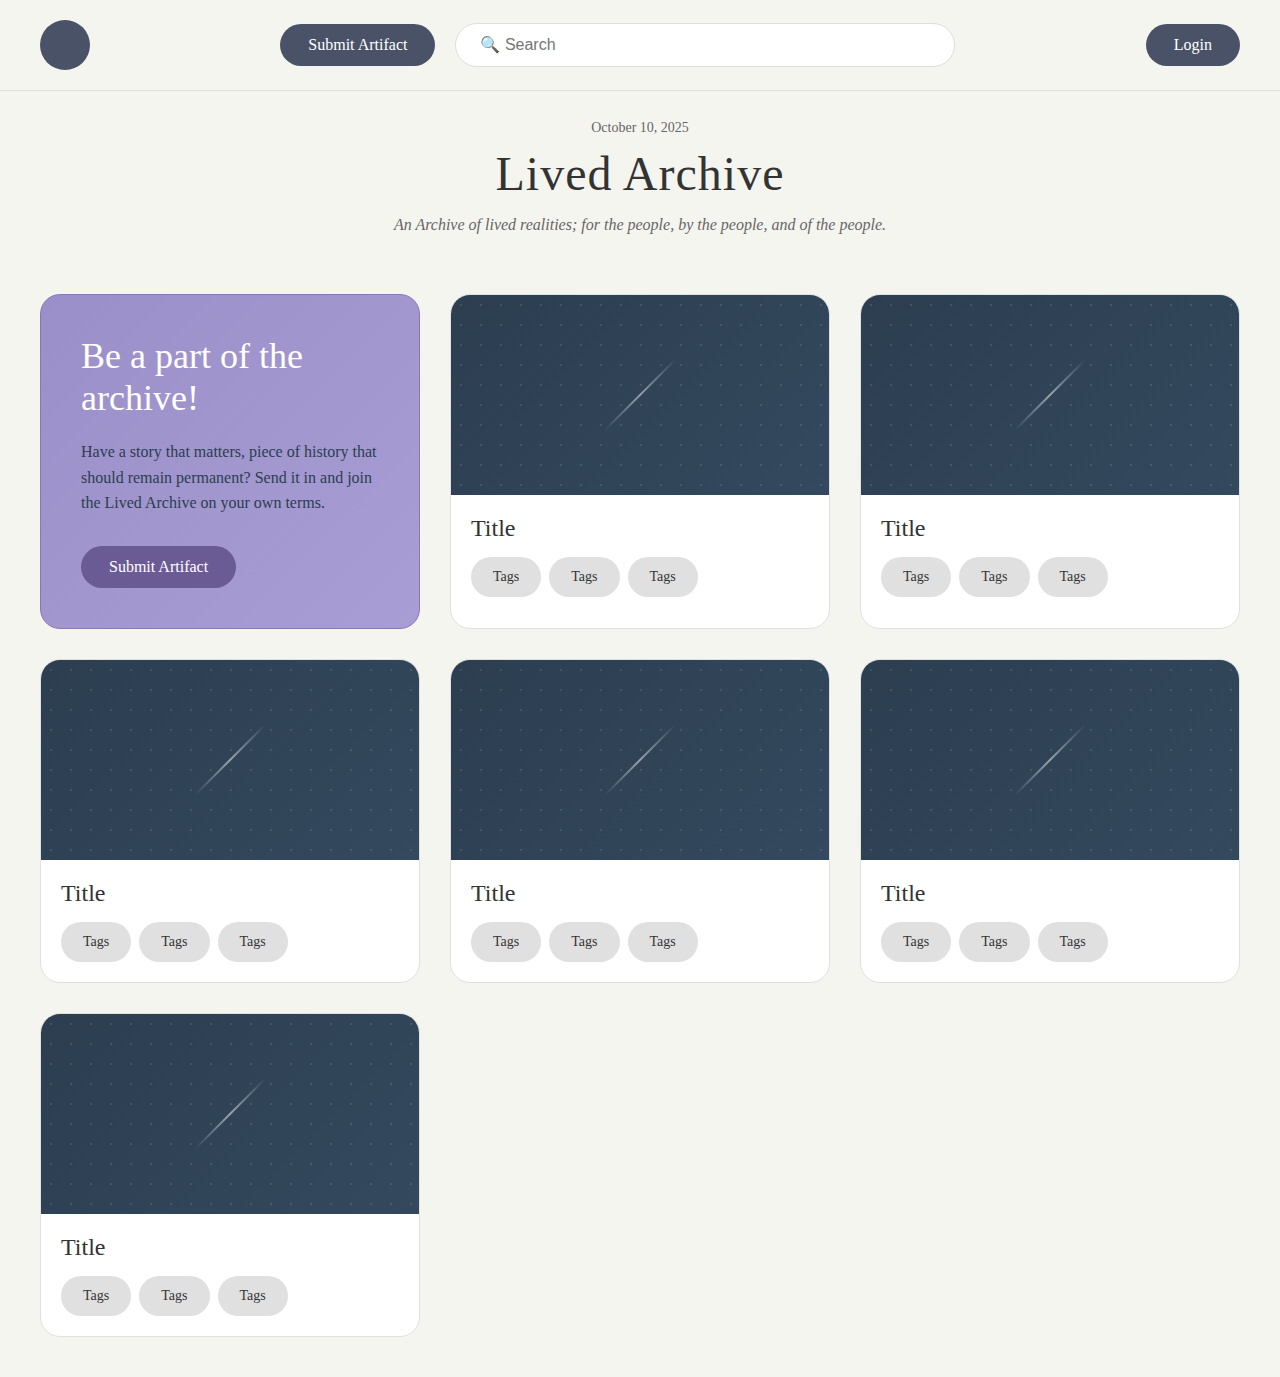
<file: archive.html>
<html lang="en">

<head>

<meta charset="UTF-8">

<meta name="viewport" content="width=device-width, initial-scale=1.0">

<title>Lived Archive</title>

<style>

* {

margin: 0;

padding: 0;

box-sizing: border-box;

}

  

body {

font-family: 'Georgia', serif;

background: #f5f5f0;

color: #333;

}

  

/* Header Styling */

.header {

position: fixed;

top: 0;

left: 0;

right: 0;

background: #f5f5f0;

padding: 20px 40px;

display: flex;

justify-content: space-between;

align-items: center;

z-index: 1000;

border-bottom: 1px solid #e0e0e0;

}

  

.logo {

width: 50px;

height: 50px;

background: #4a5268;

border-radius: 50%;

}

  

.header-center {

display: flex;

gap: 20px;

align-items: center;

}

  

.btn {

padding: 12px 28px;

background: #4a5268;

color: white;

border: none;

border-radius: 25px;

cursor: pointer;

font-size: 16px;

transition: background 0.3s;

font-family: 'Georgia', serif;

}

  

.btn:hover {

background: #5d6580;

}

  

.btn:disabled {

background: #ccc;

cursor: not-allowed;

}

  

.search-bar {

padding: 12px 24px;

width: 500px;

border: 1px solid #ddd;

border-radius: 25px;

font-size: 16px;

background: white;

}

  

/* Page Container */

.page {

display: none;

padding: 120px 40px 40px 40px;

min-height: 100vh;

}

  

.page.active {

display: block;

}

  

/* Home Page (Archive) Styling */

.home-header {

text-align: center;

margin-bottom: 60px;

}

  

.date-text {

font-size: 14px;

color: #666;

margin-bottom: 10px;

}

  

.home-header h1 {

font-size: 48px;

font-weight: normal;

margin-bottom: 15px;

letter-spacing: 1px;

}

  

.home-header p {

font-size: 16px;

color: #666;

font-style: italic;

}

  

.artifacts-grid {

display: grid;

grid-template-columns: repeat(3, 1fr);

gap: 30px;

max-width: 1400px;

margin: 0 auto;

}

  

.artifact-card {

background: white;

border-radius: 20px;

overflow: hidden;

cursor: pointer;

transition: transform 0.3s, box-shadow 0.3s;

border: 1px solid #e0e0e0;

}

  

.artifact-card:hover {

transform: translateY(-5px);

box-shadow: 0 10px 30px rgba(0,0,0,0.1);

}

  

.artifact-card-image {

width: 100%;

height: 200px;

background: linear-gradient(135deg, #2c3e50 0%, #34495e 100%);

position: relative;

overflow: hidden;

}

  

.artifact-card-image img {

width: 100%;

height: 100%;

object-fit: cover;

}

  

.artifact-card-image::before {

content: '';

position: absolute;

width: 200%;

height: 200%;

background: radial-gradient(circle, rgba(255,255,255,0.1) 1px, transparent 1px);

background-size: 20px 20px;

animation: stars 20s linear infinite;

z-index: 0;

}

  

.artifact-card-image::after {

content: '';

position: absolute;

top: 50%;

left: 50%;

width: 2px;

height: 100px;

background: linear-gradient(to bottom, transparent, rgba(255,255,255,0.5), transparent);

transform: translate(-50%, -50%) rotate(45deg);

z-index: 0;

}

  

@keyframes stars {

from { transform: translate(0, 0); }

to { transform: translate(-50px, -50px); }

}

  

.artifact-card-content {

padding: 20px;

}

  

.artifact-card-content h3 {

font-size: 24px;

margin-bottom: 15px;

font-weight: normal;

}

  

.artifact-tags {

display: flex;

gap: 8px;

flex-wrap: wrap;

}

  

/* CTA Card */

.cta-card {

background: linear-gradient(135deg, #9b8fc9 0%, #a89dd4 100%);

border-radius: 20px;

padding: 40px;

display: flex;

flex-direction: column;

justify-content: space-between;

color: white;

border: 1px solid #8977b8;

}

  

.cta-card h2 {

font-size: 36px;

margin-bottom: 20px;

font-weight: normal;

}

  

.cta-card p {

font-size: 16px;

line-height: 1.6;

margin-bottom: 30px;

color: #2c3e50;

}

  

.cta-card .btn {

background: #6b5b95;

align-self: flex-start;

}

  

.cta-card .btn:hover {

background: #5a4a7f;

}

  

/* Submit Page Styling */

.submit-header {

text-align: center;

margin-bottom: 60px;

}

  

.submit-header h1 {

font-size: 48px;

font-weight: normal;

margin-bottom: 15px;

}

  

.submit-header p {

font-size: 16px;

color: #666;

font-style: italic;

}

  

.upload-section {

max-width: 1200px;

margin: 0 auto;

}

  

.upload-grid {

display: grid;

grid-template-columns: 1fr 1fr;

gap: 30px;

margin-bottom: 30px;

}

  

.upload-box {

background: white;

border: 2px dashed #ccc;

border-radius: 20px;

padding: 60px 40px;

text-align: center;

cursor: pointer;

transition: all 0.3s;

position: relative;

}

  

.upload-box:hover {

border-color: #4a5268;

background: #fafafa;

}

  

.upload-box h3 {

font-size: 24px;

margin-bottom: 20px;

font-weight: normal;

}

  

.upload-box p {

color: #999;

font-size: 16px;

}

  

.upload-box input[type="file"] {

display: none;

}

  

.upload-box.full-width {

grid-column: 1 / -1;

}

  

.text-upload {

padding: 20px;

min-height: 200px;

width: 100%;

border: 2px dashed #ccc;

border-radius: 20px;

font-size: 16px;

font-family: 'Georgia', serif;

resize: vertical;

}

  

.text-upload:focus {

outline: none;

border-color: #4a5268;

}

  

.generate-section {

text-align: center;

margin-top: 40px;

}

  

#loadingMsg, #errorMsg {

display: none;

margin-top: 20px;

padding: 15px;

border-radius: 10px;

}

  

#loadingMsg {

background: #e3f2fd;

color: #1976d2;

}

  

#errorMsg {

background: #ffebee;

color: #c62828;

}

  

/* File Preview */

.file-preview {

display: none;

margin-top: 20px;

padding: 20px;

background: #f9f9f9;

border-radius: 10px;

}

  

.file-preview.active {

display: block;

}

  

.file-name {

display: flex;

align-items: center;

gap: 10px;

margin-bottom: 10px;

font-size: 14px;

}

  

.file-icon {

width: 24px;

height: 24px;

fill: #4a5268;

}

  

.file-preview img {

max-width: 100%;

border-radius: 10px;

margin-top: 10px;

}

  

/* Tags Section */

.results-section {

display: none;

max-width: 1200px;

margin: 40px auto;

}

  

.results-section.active {

display: block;

}

  

.tag-category {

margin-bottom: 30px;

}

  

.tag-category h3 {

font-size: 20px;

margin-bottom: 15px;

font-weight: normal;

}

  

.tags-container {

display: flex;

flex-wrap: wrap;

gap: 10px;

}

  

.tag {

padding: 10px 20px;

background: #e0e0e0;

color: #333;

border-radius: 20px;

font-size: 14px;

cursor: pointer;

transition: all 0.3s;

border: 2px solid transparent;

}

  

.tag:hover {

background: #d0d0d0;

}

  

.tag.selected {

background: #4a5268;

color: white;

border-color: #4a5268;

}

  

.tag.ai-suggested {

background: #fff3e0;

border-color: #ff9800;

}

  

.tag.ai-suggested.selected {

background: #ff9800;

color: white;

}

  

.custom-tag-input {

display: flex;

gap: 10px;

margin-top: 15px;

}

  

.custom-tag-input input {

flex: 1;

padding: 10px 15px;

border: 1px solid #ddd;

border-radius: 20px;

font-size: 14px;

}

  

.custom-tag-input button {

padding: 10px 20px;

background: #4a5268;

color: white;

border: none;

border-radius: 20px;

cursor: pointer;

}

  

/* Selected Summary */

.selected-summary {

display: none;

background: white;

padding: 20px;

border-radius: 15px;

margin: 30px auto;

max-width: 1200px;

box-shadow: 0 2px 10px rgba(0,0,0,0.1);

}

  

.selected-summary.active {

display: block;

}

  

/* Description Section */

.description-section {

display: none;

max-width: 1200px;

margin: 30px auto;

}

  

.description-section.active {

display: block;

}

  

.description-section h3 {

font-size: 24px;

margin-bottom: 15px;

font-weight: normal;

}

  

.description-section textarea {

width: 100%;

min-height: 150px;

padding: 20px;

border: 2px solid #ddd;

border-radius: 15px;

font-size: 16px;

font-family: 'Georgia', serif;

resize: vertical;

}

  

/* Submit Section */

.submit-section {

display: none;

text-align: center;

margin: 30px auto;

max-width: 1200px;

}

  

.submit-section.active {

display: block;

}

  

/* Review Queue Styling */

.review-header {

text-align: center;

margin-bottom: 60px;

}

  

.review-header h1 {

font-size: 48px;

font-weight: normal;

}

  

.review-content {

max-width: 1200px;

margin: 0 auto;

}

  

.artifact-viewer {

background: white;

border-radius: 20px;

padding: 40px;

margin-bottom: 30px;

}

  

.artifact-section {

margin-bottom: 30px;

}

  

.artifact-section h3 {

font-size: 20px;

margin-bottom: 15px;

font-weight: normal;

}

  

.artifact-image {

width: 100%;

max-height: 500px;

object-fit: contain;

border-radius: 15px;

}

  

.artifact-pdf {

width: 100%;

height: 600px;

border: none;

border-radius: 15px;

}

  

.artifact-audio {

width: 100%;

}

  

.artifact-text {

padding: 20px;

background: #f9f9f9;

border-radius: 10px;

line-height: 1.8;

}

  

.artifact-tags-display {

display: flex;

flex-wrap: wrap;

gap: 10px;

}

  

.tag.readonly {

cursor: default;

}

  

.review-actions {

display: flex;

justify-content: center;

gap: 20px;

margin-top: 30px;

}

  

.accept-btn {

padding: 15px 40px;

background: #ffa726;

color: white;

border: none;

border-radius: 25px;

cursor: pointer;

font-size: 18px;

transition: background 0.3s;

}

  

.accept-btn:hover {

background: #fb8c00;

}

  

.reject-btn {

padding: 15px 40px;

background: #999;

color: white;

border: none;

border-radius: 25px;

cursor: not-allowed;

font-size: 18px;

}

  

.no-artifacts {

text-align: center;

padding: 60px;

color: #999;

}

  

.no-artifacts svg {

width: 80px;

height: 80px;

margin-bottom: 20px;

fill: #ddd;

}

  

.no-artifacts h3 {

font-size: 24px;

margin-bottom: 10px;

font-weight: normal;

}

  

/* Modal */

.modal {

display: none;

position: fixed;

top: 0;

left: 0;

right: 0;

bottom: 0;

background: rgba(0,0,0,0.7);

z-index: 2000;

padding: 40px;

overflow-y: auto;

}

  

.modal.active {

display: flex;

align-items: center;

justify-content: center;

}

  

.modal-content {

background: white;

border-radius: 20px;

max-width: 1000px;

width: 100%;

max-height: 90vh;

overflow-y: auto;

position: relative;

}

  

.modal-header {

position: sticky;

top: 0;

background: white;

padding: 20px 40px;

border-bottom: 1px solid #e0e0e0;

display: flex;

justify-content: space-between;

align-items: center;

border-radius: 20px 20px 0 0;

z-index: 10;

}

  

.close-modal {

width: 40px;

height: 40px;

border-radius: 50%;

background: #f0f0f0;

border: none;

font-size: 24px;

cursor: pointer;

display: flex;

align-items: center;

justify-content: center;

}

  

.close-modal:hover {

background: #e0e0e0;

}

  

.modal-body {

padding: 40px;

}

  

.help-icon {

width: 40px;

height: 40px;

background: #4a5268;

color: white;

border-radius: 50%;

display: flex;

align-items: center;

justify-content: center;

font-size: 24px;

cursor: pointer;

transition: background 0.3s;

}

  

.help-icon:hover {

background: #5d6580;

}

  

@media (max-width: 1024px) {

.artifacts-grid {

grid-template-columns: repeat(2, 1fr);

}

  

.upload-grid {

grid-template-columns: 1fr;

}

}

  

@media (max-width: 768px) {

.artifacts-grid {

grid-template-columns: 1fr;

}

  

.header {

flex-direction: column;

gap: 15px;

padding: 15px;

}

  

.search-bar {

width: 100%;

}

}

</style>

</head>

<body>

<!-- Header -->

<div class="header">

<div class="logo"></div>

<div class="header-center">

<button class="btn" onclick="switchPage('submit')">Submit Artifact</button>

<input type="text" class="search-bar" placeholder="🔍 Search">

</div>

<button class="btn" onclick="switchPage('review')">Login</button>

</div>

  

<!-- Home Page (Archive) -->

<div id="homePage" class="page active">

<div class="home-header">

<div class="date-text">October 10, 2025</div>

<h1>Lived Archive</h1>

<p>An Archive of lived realities; for the people, by the people, and of the people.</p>

</div>

  

<div class="artifacts-grid" id="homeArtifactsGrid">

<!-- Artifacts will be loaded here -->

</div>

</div>

  

<!-- Submit Page -->

<div id="submitPage" class="page">

<div class="submit-header">

<button class="btn" onclick="switchPage('home')" style="position: absolute; left: 40px;">Home</button>

<div class="date-text">October 10, 2025</div>

<h1>Be a part of the Lived Archive</h1>

<p>An Archive of lived realities; for the people, by the people, and of the people.</p>

</div>

  

<div class="upload-section">

<div class="upload-grid">

<div class="upload-box" onclick="document.getElementById('fileInput').click()">

<h3>Upload image or PDF</h3>

<p>Click to select an image or PDF file</p>

<input type="file" id="fileInput" accept="image/*,application/pdf">

</div>

<div class="upload-box" onclick="document.getElementById('audioInput').click()">

<h3>Upload Audio</h3>

<p>Click to select an audio file</p>

<input type="file" id="audioInput" accept="audio/*">

</div>

</div>

  

<div class="upload-box full-width">

<h3>Upload Text</h3>

<textarea id="textInput" class="text-upload" placeholder="Paste text for your artifact or text that accompanies the image/pdf/audio file you input"></textarea>

</div>

  

<div id="filePreview" class="file-preview"></div>

  

<div class="generate-section">

<button class="btn" id="generateBtn" onclick="generateTags()">Generate Tags</button>

<div id="loadingMsg">Generating tags...</div>

<div id="errorMsg"></div>

</div>

</div>

  

<!-- Results Section (Tags) -->

<div id="resultsSection" class="results-section">

<div class="tag-category">

<h3>Content Tags</h3>

<div id="contentTags" class="tags-container"></div>

<div class="custom-tag-input">

<input type="text" id="customcontentTag" placeholder="Add custom tag">

<button onclick="addCustomTag('content')">Add</button>

</div>

</div>

  

<div class="tag-category">

<h3>Form Tags</h3>

<div id="formTags" class="tags-container"></div>

<div class="custom-tag-input">

<input type="text" id="customformTag" placeholder="Add custom tag">

<button onclick="addCustomTag('form')">Add</button>

</div>

</div>

  

<div class="tag-category">

<h3>Use Tags</h3>

<div id="useTags" class="tags-container"></div>

<div class="custom-tag-input">

<input type="text" id="customuseTag" placeholder="Add custom tag">

<button onclick="addCustomTag('use')">Add</button>

</div>

</div>

  

<div class="tag-category">

<h3>Context Tags</h3>

<div id="contextTags" class="tags-container"></div>

<div class="custom-tag-input">

<input type="text" id="customcontextTag" placeholder="Add custom tag">

<button onclick="addCustomTag('context')">Add</button>

</div>

</div>

</div>

  

<!-- Selected Summary -->

<div id="selectedSummary" class="selected-summary">

<h3>Selected Tags: <span id="selectedCount">0</span></h3>

</div>

  

<!-- Description Section -->

<!-- Description Section -->
<div id="descriptionSection" class="description-section">
  <h3>Artifact Details</h3>
  <div style="display: grid; gap: 20px;">
    <div>
      <label style="display: block; margin-bottom: 8px; font-weight: bold;">Title *</label>
      <input type="text" id="artifactTitle" style="width: 100%; padding: 12px; border: 2px solid #ddd; border-radius: 10px; font-size: 16px; font-family: 'Georgia', serif;">
    </div>
    <div>
      <label style="display: block; margin-bottom: 8px; font-weight: bold;">Date Created *</label>
      <input type="date" id="artifactDate" style="width: 100%; padding: 12px; border: 2px solid #ddd; border-radius: 10px; font-size: 16px; font-family: 'Georgia', serif;">
    </div>
    <div>
      <label style="display: block; margin-bottom: 8px; font-weight: bold;">Created By *</label>
      <input type="text" id="artifactCreator" style="width: 100%; padding: 12px; border: 2px solid #ddd; border-radius: 10px; font-size: 16px; font-family: 'Georgia', serif;">
    </div>
    <div>
      <label style="display: block; margin-bottom: 8px; font-weight: bold;">Why It Was Created *</label>
      <textarea id="artifactPurpose" style="width: 100%; min-height: 100px; padding: 12px; border: 2px solid #ddd; border-radius: 10px; font-size: 16px; font-family: 'Georgia', serif; resize: vertical;"></textarea>
    </div>
    <div>
      <label style="display: block; margin-bottom: 8px; font-weight: bold;">General Description *</label>
      <textarea id="artifactDescription" style="width: 100%; min-height: 120px; padding: 12px; border: 2px solid #ddd; border-radius: 10px; font-size: 16px; font-family: 'Georgia', serif; resize: vertical;"></textarea>
    </div>
    <div>
      <label style="display: block; margin-bottom: 8px; font-weight: bold;">URL (Optional)</label>
      <input type="url" id="artifactURL" placeholder="https://example.com" style="width: 100%; padding: 12px; border: 2px solid #ddd; border-radius: 10px; font-size: 16px; font-family: 'Georgia', serif;">
    </div>
  </div>
</div>

  

<!-- Submit Section -->

<div id="submitSection" class="submit-section">

<button class="btn" onclick="submitArtifact()">Submit Artifact</button>

</div>

</div>

  

<!-- Review Page -->

<div id="reviewPage" class="page">

<button class="btn" onclick="switchPage('home')" style="position: absolute; left: 40px; top: 100px;">Home</button>

<div class="review-header">

<h1>Review Queue</h1>

</div>

<div class="review-content" id="reviewContent">

<!-- Review content will be loaded here -->

</div>

</div>

  

<!-- Modal for Artifact Details -->

<div id="artifactModal" class="modal">

<div class="modal-content">

<div class="modal-header">

<h2>Artifact Details</h2>

<button class="close-modal" onclick="closeModal()">×</button>

</div>

<div class="modal-body" id="modalBody"></div>

</div>

</div>

  

<script>

let selectedAudioFile = null;

let selectedVisualFile = null;

let selectedTags = new Set();

let pendingArtifacts = [];

let acceptedArtifacts = [];

let currentArtifactData = null;

  

const tagCategories = {

content: [

'Social Justice', 'Caste & Marginalization', 'Labor & Workers\' Rights',

'Gender & Sexuality', 'Education & Literacy', 'Health & Wellbeing',

'Religion & Spirituality', 'Politics & Policy', 'Grievances', 'Environment & Sustainability',

'Migration & Displacement', 'Urban Life & Infrastructure', 'Community Organizing',

'Oral Histories / Personal Narratives', 'Resistance & Protest', 'Culture & Heritage',

'Theatre & Performance', 'Music & Folk Traditions', 'Language & Linguistics',

'Media & Representation'

],

form: [

'Text (Article, Essay, Letter)', 'Print Publication (Magazine, Pamphlet, Zine)',

'Social Media Post (Instagram, WhatsApp, Twitter, etc.)', 'Photograph / Still Image',

'Audio Recording (Oral History, Podcast, Song)', 'Video (Interview, Performance, Documentary, Short Film)',

'Theatre Script / Performance', 'Artwork / Illustration', 'PDF Document',

'Physical Artifact (Poster, Object, Sculpture, Clothing, Tool)', 'Mixed Media / Collage'

],

use: [

'Awareness / Advocacy', 'Political Campaigning', 'Educational Resource',

'Community Mobilization', 'Memory & Commemoration', 'Cultural Expression',

'Protest Documentation', 'Alternative News / Reporting', 'Knowledge Sharing',

'Archival / Documentation', 'Collective Organizing Tool', 'Storytelling / Oral Tradition',

'Artistic Practice'

],

context: [

'Local Community Distribution', 'Grassroots Collective', 'Activist Circles',

'Student Circles', 'Digital Communities', 'Diaspora Networks',

'Informal Circulation (Word of Mouth, Handwritten Notes)', 'Independent Publication',

'Institutional Archive', 'Online Repository'

]

};

  

document.getElementById('fileInput').addEventListener('change', handleVisualFileSelect);

document.getElementById('audioInput').addEventListener('change', handleAudioSelect);

document.getElementById('textInput').addEventListener('input', handleTextInput);

document.getElementById('artifactTitle').addEventListener('input', checkSubmitReady);

document.getElementById('artifactDate').addEventListener('input', checkSubmitReady);

document.getElementById('artifactCreator').addEventListener('input', checkSubmitReady);

document.getElementById('artifactPurpose').addEventListener('input', checkSubmitReady);

document.getElementById('artifactDescription').addEventListener('input', checkSubmitReady);

  

function handleVisualFileSelect(e) {

selectedVisualFile = e.target.files[0];

if (selectedVisualFile) {

document.getElementById('audioInput').value = '';

document.getElementById('audioInput').disabled = true;

displayFilePreview();

} else {

selectedVisualFile = null;

if (!document.getElementById('textInput').value.trim()) {

resetInputs();

}

}

}

  

function handleAudioSelect(e) {

selectedAudioFile = e.target.files[0];

if (selectedAudioFile) {

document.getElementById('textInput').value = '';

document.getElementById('textInput').disabled = true;

document.getElementById('fileInput').value = '';

document.getElementById('fileInput').disabled = true;

selectedVisualFile = null;

displayFilePreview();

} else {

selectedAudioFile = null;

resetInputs();

}

}

  

function handleTextInput(e) {

if (e.target.value.trim().length > 0) {

document.getElementById('audioInput').value = '';

document.getElementById('audioInput').disabled = true;

selectedAudioFile = null;

displayFilePreview();

} else {

if (!selectedVisualFile) {

resetInputs();

}

}

}

  

function resetInputs() {

document.getElementById('fileInput').disabled = false;

document.getElementById('audioInput').disabled = false;

document.getElementById('textInput').disabled = false;

document.getElementById('filePreview').classList.remove('active');

}

  

function displayFilePreview() {

const preview = document.getElementById('filePreview');

preview.innerHTML = '';

if (selectedAudioFile || selectedVisualFile) {

preview.classList.add('active');

if (selectedAudioFile && selectedAudioFile.type.startsWith('audio/')) {

const fileName = document.createElement('div');

fileName.className = 'file-name';

fileName.innerHTML = `<svg class="file-icon" viewBox="0 0 24 24"><path d="M12 3v9.28c-.47-.17-.97-.28-1.5-.28C8.01 12 6 14.01 6 16.5S8.01 21 10.5 21c2.31 0 4.2-1.75 4.45-4H15V6h4V3h-7z"/></svg>${selectedAudioFile.name}`;

preview.appendChild(fileName);

}

if (selectedVisualFile) {

const fileName = document.createElement('div');

fileName.className = 'file-name';

let iconPath = '';

if (selectedVisualFile.type.startsWith('image/')) {

iconPath = `<svg class="file-icon" viewBox="0 0 24 24"><path d="M21 19V5c0-1.1-.9-2-2-2H5c-1.1 0-2 .9-2 2v14c0 1.1.9 2 2 2h14c1.1 0 2-.9 2-2zM8.5 13.5l2.5 3.01L14.5 12l4.5 6H5l3.5-4.5z"/></svg>`;

} else if (selectedVisualFile.type === 'application/pdf') {

iconPath = `<svg class="file-icon" viewBox="0 0 24 24"><path d="M19 3h-4.18C14.4 2.18 13.29 1.5 12 1.5S9.6 2.18 9.18 3H5c-1.11 0-2 .9-2 2v14c0 1.1.89 2 2 2h14c1.11 0 2-.9 2-2V5c0-1.1-.89-2-2-2zm-7 0c.55 0 1 .45 1 1s-.45 1-1 1-1-.45-1-1 .45-1 1-1zm2 14H8V9h6v8zm-2-6h-2V7h2v4z"/></svg>`;

}

fileName.innerHTML = `${iconPath}${selectedVisualFile.name}`;

preview.appendChild(fileName);

if (selectedVisualFile.type.startsWith('image/')) {

const reader = new FileReader();

reader.onload = function(e) {

const img = document.createElement('img');

img.src = e.target.result;

preview.appendChild(img);

};

reader.readAsDataURL(selectedVisualFile);

} else if (selectedVisualFile.type === 'application/pdf') {

const pdfEmbed = document.createElement('iframe');

pdfEmbed.src = URL.createObjectURL(selectedVisualFile);

pdfEmbed.className = 'artifact-pdf';

pdfEmbed.title = 'PDF Preview';

preview.appendChild(pdfEmbed);

}

}

} else {

preview.classList.remove('active');

}

}

  

async function fileToBase64(file) {

return new Promise((resolve, reject) => {

const reader = new FileReader();

reader.onload = () => {

const base64 = reader.result.split(',')[1];

resolve(base64);

};

reader.onerror = reject;

reader.readAsDataURL(file);

});

}

  

function displayTags(aiSuggestedTags) {

const resultsSection = document.getElementById('resultsSection');

Object.entries(tagCategories).forEach(([category, tags]) => {

const container = document.getElementById(`${category}Tags`);

container.innerHTML = '';

tags.forEach(tag => {

const tagEl = createTagElement(tag, false);

container.appendChild(tagEl);

});

});

  

if (aiSuggestedTags && aiSuggestedTags.length > 0) {

aiSuggestedTags.forEach(tag => {

const category = determineCategory(tag);

const container = document.getElementById(`${category}Tags`);

const exists = Array.from(container.children).some(child =>

child.textContent.replace('✨', '').trim().toLowerCase() === tag.toLowerCase()

);

if (!exists) {

const tagEl = createTagElement(tag, true);

container.appendChild(tagEl);

}

});

}

resultsSection.classList.add('active');

}

  

function createTagElement(tagText, isAiSuggested) {

const tagEl = document.createElement('span');

tagEl.className = 'tag';

if (isAiSuggested) {

tagEl.classList.add('ai-suggested');

}

tagEl.textContent = tagText;

tagEl.onclick = () => toggleTag(tagEl, tagText);

return tagEl;

}

  

function toggleTag(element, tagText) {
  element.classList.toggle('selected');
  if (element.classList.contains('selected')) {
    selectedTags.add(tagText);
  } else {
    selectedTags.delete(tagText);
  }
  updateSelectedSummary();
  checkSubmitReady(); // Add this line to check if submit button should appear
}

  

function updateSelectedSummary() {

const summary = document.getElementById('selectedSummary');

const count = document.getElementById('selectedCount');

const descSection = document.getElementById('descriptionSection');

count.textContent = selectedTags.size;

if (selectedTags.size > 0) {

summary.classList.add('active');

descSection.classList.add('active');

} else {

summary.classList.remove('active');

descSection.classList.remove('active');

document.getElementById('submitSection').classList.remove('active');

}

}

  

function checkSubmitReady() {
  const title = document.getElementById('artifactTitle').value.trim();
  const date = document.getElementById('artifactDate').value.trim();
  const creator = document.getElementById('artifactCreator').value.trim();
  const purpose = document.getElementById('artifactPurpose').value.trim();
  const description = document.getElementById('artifactDescription').value.trim();
  const submitSection = document.getElementById('submitSection');
  
  if (selectedTags.size > 0 && title && date && creator && purpose && description) {
    submitSection.classList.add('active');
  } else {
    submitSection.classList.remove('active');
  }
}


  

function determineCategory(tag) {

const tagLower = tag.toLowerCase();

if (tagLower.includes('audio') || tagLower.includes('image') || tagLower.includes('text') ||

tagLower.includes('video') || tagLower.includes('media') || tagLower.includes('document') || tagLower.includes('pdf')) {

return 'form';

} else if (tagLower.includes('advocacy') || tagLower.includes('education') ||

tagLower.includes('protest') || tagLower.includes('mobiliz')) {

return 'use';

} else if (tagLower.includes('community') || tagLower.includes('local') ||

tagLower.includes('digital') || tagLower.includes('circul')) {

return 'context';

} else {

return 'content';

}

}

  

window.addCustomTag = function(category) {
  const inputId = `custom${category.charAt(0).toUpperCase() + category.slice(1)}Tag`;
  const input = document.getElementById(inputId);
  const tagText = input.value.trim();
  if (tagText) {
    const container = document.getElementById(`${category}Tags`);
    const exists = Array.from(container.children).some(child =>
      child.textContent.replace('✨', '').trim().toLowerCase() === tagText.toLowerCase()
    );
    if (!exists) {
      const tagEl = createTagElement(tagText, false);
      tagEl.style.borderColor = '#ff9800';
      container.appendChild(tagEl);
      input.value = '';
      // Auto-select the newly added custom tag
      tagEl.classList.add('selected');
      selectedTags.add(tagText);
      updateSelectedSummary();
      checkSubmitReady();
    } else {
      alert('This tag already exists in this category!');
    }
  }
};

  

document.querySelectorAll('.custom-tag-input input').forEach(input => {

input.addEventListener('keypress', function(e) {

if (e.key === 'Enter') {

const category = this.id.replace('custom', '').replace('Tag', '').toLowerCase();

addCustomTag(category);

}

});

});

  

window.generateTags = async function() {

const textInput = document.getElementById('textInput').value.trim();

const loadingMsg = document.getElementById('loadingMsg');

const errorMsg = document.getElementById('errorMsg');

const generateBtn = document.getElementById('generateBtn');

const apiKey = 'AIzaSyDBFw_WgGbngy_Pw5lC2xhOpy7A2veCSqk';

  

errorMsg.style.display = 'none';

selectedTags.clear();

document.getElementById('resultsSection').classList.remove('active');

document.getElementById('selectedSummary').classList.remove('active');

document.getElementById('descriptionSection').classList.remove('active');

document.getElementById('submitSection').classList.remove('active');

  

if (!selectedAudioFile && !selectedVisualFile && !textInput) {

errorMsg.textContent = 'Please upload a file or enter a description.';

errorMsg.style.display = 'block';

return;

}

  

loadingMsg.style.display = 'block';

generateBtn.disabled = true;

  

try {

const parts = [];

let prompt = `Analyze the provided content and suggest relevant tags. Consider themes, purpose, and context. Return 5-10 specific, relevant tags as a comma-separated list. Focus on: social justice themes, media format, intended use, and circulation context.`;

  

if (selectedAudioFile && selectedAudioFile.type.startsWith('audio/')) {

const base64Data = await fileToBase64(selectedAudioFile);

parts.push({

inlineData: {

mimeType: selectedAudioFile.type,

data: base64Data

}

});

parts.push({ text: `Analyze this audio file and ${prompt}` });

} else {

if (selectedVisualFile) {

const base64Data = await fileToBase64(selectedVisualFile);

parts.push({

inlineData: {

mimeType: selectedVisualFile.type,

data: base64Data

}

});

}

if (textInput && selectedVisualFile) {

parts.push({ text: `${prompt}\n\nAnalyze both the provided visual (image/pdf) and this text content together: ${textInput}` });

} else if (textInput) {

parts.push({ text: `${prompt}\n\nContent: ${textInput}` });

} else if (selectedVisualFile) {

parts.push({ text: `Analyze the provided visual content (image/pdf) and ${prompt}` });

}

}

  

const response = await fetch(`https://generativelanguage.googleapis.com/v1beta/models/gemini-2.0-flash-exp:generateContent?key=${apiKey}`, {

method: 'POST',

headers: {

'Content-Type': 'application/json',

},

body: JSON.stringify({

contents: [{

parts: parts

}]

})

});

  

if (!response.ok) {

const errorResponse = await response.json();

throw new Error(`API request failed: ${response.statusText} - ${JSON.stringify(errorResponse)}`);

}

  

const data = await response.json();

const generatedText = data.candidates?.[0]?.content?.parts?.[0]?.text || '';

const tags = generatedText

.split(/,|\n/)

.map(tag => tag.trim())

.filter(tag => tag.length > 0 && tag.length < 50);

displayTags(tags);

} catch (error) {

errorMsg.textContent = `Error: ${error.message}`;

errorMsg.style.display = 'block';

} finally {

loadingMsg.style.display = 'none';

generateBtn.disabled = false;

}

};

  

window.submitArtifact = function() {
  const title = document.getElementById('artifactTitle').value.trim();
  const date = document.getElementById('artifactDate').value.trim();
  const creator = document.getElementById('artifactCreator').value.trim();
  const purpose = document.getElementById('artifactPurpose').value.trim();
  const description = document.getElementById('artifactDescription').value.trim();
  const url = document.getElementById('artifactURL').value.trim();
  const tagsArray = Array.from(selectedTags);
  const textContent = document.getElementById('textInput').value.trim();
  
  // Combine all details into one description text
  let combinedDescription = `Title: ${title}\n\n`;
  combinedDescription += `Date Created: ${date}\n\n`;
  combinedDescription += `Created By: ${creator}\n\n`;
  combinedDescription += `Purpose: ${purpose}\n\n`;
  combinedDescription += `Description: ${description}`;
  if (url) {
    combinedDescription += `\n\nURL: ${url}`;
  }
  
  currentArtifactData = {
    tags: tagsArray,
    title: title,
    description: combinedDescription,
    timestamp: new Date().toISOString(),
    textContent: textContent,
    visualFile: selectedVisualFile,
    audioFile: selectedAudioFile,
    visualDataURL: null,
    audioDataURL: null
  };

  

const promises = [];

  

if (selectedVisualFile) {

promises.push(new Promise(resolve => {

const reader = new FileReader();

reader.onload = function(e) {

currentArtifactData.visualDataURL = e.target.result;

resolve();

};

reader.readAsDataURL(selectedVisualFile);

}));

}

  

if (selectedAudioFile) {

promises.push(new Promise(resolve => {

const reader = new FileReader();

reader.onload = function(e) {

currentArtifactData.audioDataURL = e.target.result;

resolve();

};

reader.readAsDataURL(selectedAudioFile);

}));

}

  

Promise.all(promises).then(() => {

finalizeSubmission();

}).catch(error => {

console.error("Error reading file:", error);

alert("An error occurred while preparing the files for submission.");

});

};

  

function finalizeSubmission() {

pendingArtifacts.push(currentArtifactData);

alert('Artifact submitted successfully! It is now pending review.');

resetForm();

}

  

function resetForm() {
  selectedAudioFile = null;
  selectedVisualFile = null;
  selectedTags.clear();
  document.getElementById('fileInput').value = '';
  document.getElementById('audioInput').value = '';
  document.getElementById('textInput').value = '';
  document.getElementById('artifactTitle').value = '';
  document.getElementById('artifactDate').value = '';
  document.getElementById('artifactCreator').value = '';
  document.getElementById('artifactPurpose').value = '';
  document.getElementById('artifactDescription').value = '';
  document.getElementById('artifactURL').value = '';
  document.getElementById('resultsSection').classList.remove('active');
  document.getElementById('filePreview').classList.remove('active');
  document.getElementById('selectedSummary').classList.remove('active');
  document.getElementById('descriptionSection').classList.remove('active');
  document.getElementById('submitSection').classList.remove('active');
  resetInputs();
}

  

window.switchPage = function(pageName) {

document.querySelectorAll('.page').forEach(p => p.classList.remove('active'));

if (pageName === 'home') {

document.getElementById('homePage').classList.add('active');

loadArchive();

} else if (pageName === 'submit') {

document.getElementById('submitPage').classList.add('active');

} else if (pageName === 'review') {

document.getElementById('reviewPage').classList.add('active');

loadReviewQueue();

}

};

  

function loadReviewQueue() {

const reviewContent = document.getElementById('reviewContent');

  

if (pendingArtifacts.length === 0) {

reviewContent.innerHTML = `

<div class="no-artifacts">

<svg viewBox="0 0 24 24" fill="currentColor">

<path d="M19 3H5c-1.1 0-2 .9-2 2v14c0 1.1.9 2 2 2h14c1.1 0 2-.9 2-2V5c0-1.1-.9-2-2-2zM9 17H7v-7h2v7zm4 0h-2V7h2v10zm4 0h-2v-4h2v4z"/>

</svg>

<h3>No Pending Reviews</h3>

<p>All artifacts have been reviewed!</p>

</div>

`;

return;

}

  

reviewContent.innerHTML = '';

pendingArtifacts.forEach((artifact, index) => {

const artifactCard = createReviewCard(artifact, index);

reviewContent.appendChild(artifactCard);

});

}

  

function createReviewCard(artifact, index) {

const card = document.createElement('div');

card.className = 'artifact-card';

card.style.marginBottom = '30px';

let imageHTML = '';

if (artifact.visualDataURL && artifact.visualFile.type.startsWith('image/')) {

imageHTML = `<div class="artifact-card-image"><img src="${artifact.visualDataURL}" alt="Artifact"></div>`;

} else {

imageHTML = `<div class="artifact-card-image"></div>`;

}

card.innerHTML = `
${imageHTML}
<div class="artifact-card-content">
  <h3>${artifact.title || 'Untitled Artifact'}</h3>
  <div class="artifact-tags">
    ${artifact.tags.slice(0, 3).map(tag => `<span class="tag">${tag}</span>`).join('')}
  </div>
</div>
`;

card.onclick = () => viewArtifactDetails(index, true);

return card;

}

  

function loadArchive() {

const artifactsGrid = document.getElementById('homeArtifactsGrid');

artifactsGrid.innerHTML = '';

  

// Add CTA card

const ctaCard = document.createElement('div');

ctaCard.className = 'cta-card';

ctaCard.innerHTML = `

<div>

<h2>Be a part of the archive!</h2>

<p>Have a story that matters, piece of history that should remain permanent? Send it in and join the Lived Archive on your own terms.</p>

</div>

<button class="btn" onclick="switchPage('submit')">Submit Artifact</button>

`;

artifactsGrid.appendChild(ctaCard);

  

if (acceptedArtifacts.length === 0) {

// Add placeholder cards

for (let i = 0; i < 6; i++) {

const placeholderCard = document.createElement('div');

placeholderCard.className = 'artifact-card';

placeholderCard.innerHTML = `

<div class="artifact-card-image"></div>

<div class="artifact-card-content">

<h3>Title</h3>

<div class="artifact-tags">

<span class="tag">Tags</span>

<span class="tag">Tags</span>

<span class="tag">Tags</span>

</div>

</div>

`;

artifactsGrid.appendChild(placeholderCard);

}

} else {

acceptedArtifacts.forEach((artifact, index) => {

const card = document.createElement('div');

card.className = 'artifact-card';

let imageHTML = '';

if (artifact.visualDataURL && artifact.visualFile.type.startsWith('image/')) {

imageHTML = `<div class="artifact-card-image"><img src="${artifact.visualDataURL}" alt="Artifact"></div>`;

} else {

imageHTML = `<div class="artifact-card-image"></div>`;

}

card.innerHTML = `
${imageHTML}
<div class="artifact-card-content">
  <h3>${artifact.title || 'Untitled Artifact'}</h3>
  <div class="artifact-tags">
    ${artifact.tags.slice(0, 3).map(tag => `<span class="tag">${tag}</span>`).join('')}
  </div>
</div>
`;

card.onclick = () => viewArtifactDetails(index, false);

artifactsGrid.appendChild(card);

});

}

}

  

window.viewArtifactDetails = function(index, isPending = false) {

const artifact = isPending ? pendingArtifacts[index] : acceptedArtifacts[index];

const modal = document.getElementById('artifactModal');

const modalBody = document.getElementById('modalBody');

  

let contentHTML = '';

if (artifact.visualDataURL) {

if (artifact.visualFile.type.startsWith('image/')) {

contentHTML += `

<div class="artifact-section">

<img src="${artifact.visualDataURL}" class="artifact-image" alt="Artifact image">

</div>

`;

} else if (artifact.visualFile.type === 'application/pdf') {

contentHTML += `

<div class="artifact-section">

<iframe src="${artifact.visualDataURL}" class="artifact-pdf" title="PDF Document"></iframe>

</div>

`;

}

}

  

contentHTML += `
<div class="artifact-section">
  <h3>${artifact.title || 'Title'}</h3>
</div>
<div class="artifact-section">
  <div class="artifact-tags-display">
    ${artifact.tags.map(tag => `<span class="tag readonly">${tag}</span>`).join('')}
  </div>
</div>
`;

if (artifact.description) {
  contentHTML += `
  <div class="artifact-section">
    <h3>Details</h3>
    <div class="artifact-text">${artifact.description.replace(/\n/g, '<br>')}</div>
  </div>
  `;
}

  

if (artifact.textContent) {

contentHTML += `

<div class="artifact-section">

<div class="artifact-text">${artifact.textContent}</div>

</div>

`;

}

  

if (artifact.audioDataURL) {

contentHTML += `

<div class="artifact-section">

<audio controls class="artifact-audio" src="${artifact.audioDataURL}"></audio>

</div>

`;

}

  

if (isPending) {

contentHTML += `

<div class="review-actions">

<button class="accept-btn" onclick="acceptArtifact(${index})">Accept</button>

<button class="reject-btn" disabled>Reject</button>

</div>

`;

}

  

modalBody.innerHTML = `<div class="artifact-viewer">${contentHTML}</div>`;

modal.classList.add('active');

};

  

window.acceptArtifact = function(index) {

const artifact = pendingArtifacts.splice(index, 1)[0];

acceptedArtifacts.push(artifact);

alert('Artifact accepted and added to archive!');

closeModal();

loadReviewQueue();

};

  

window.closeModal = function() {

document.getElementById('artifactModal').classList.remove('active');

};

  

document.getElementById('artifactModal').addEventListener('click', function(e) {

if (e.target === this) {

closeModal();

}

});

  

// Initialize home page

loadArchive();

</script>

</body>

</html>
</file>
